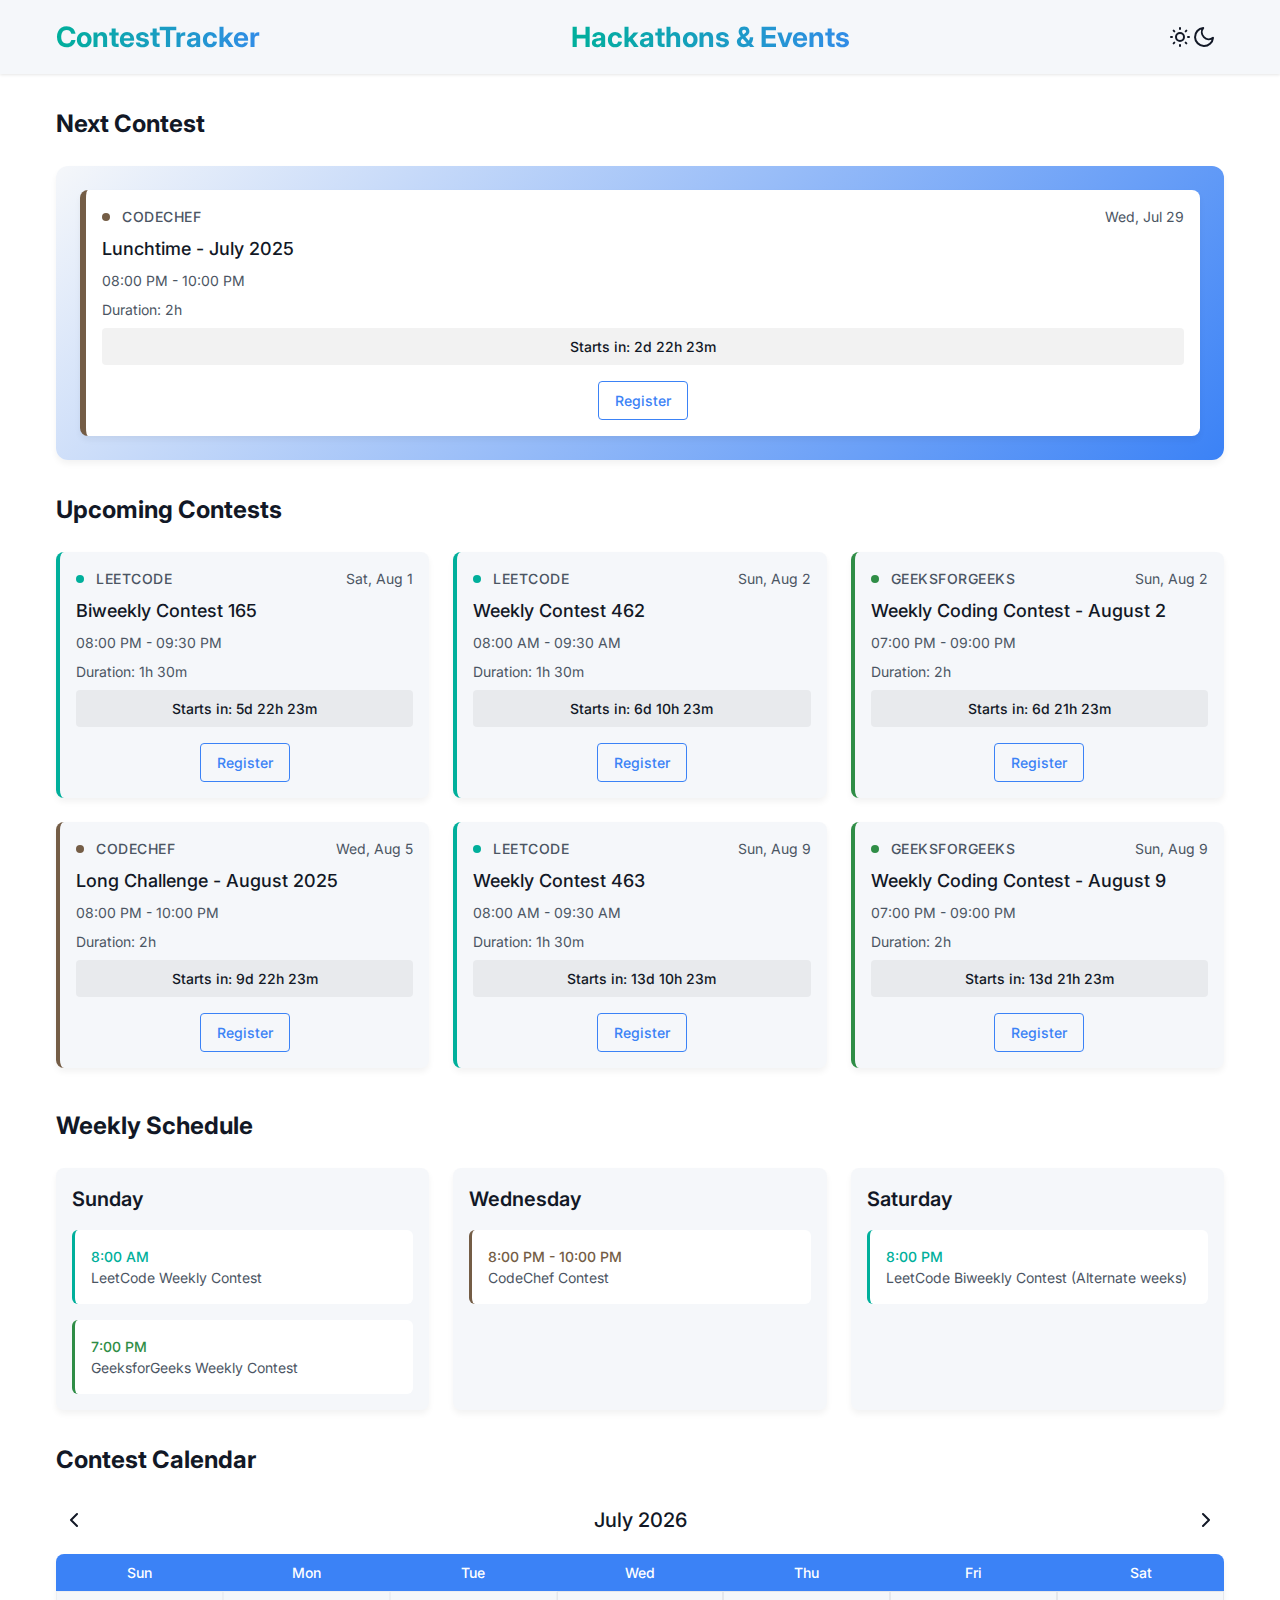
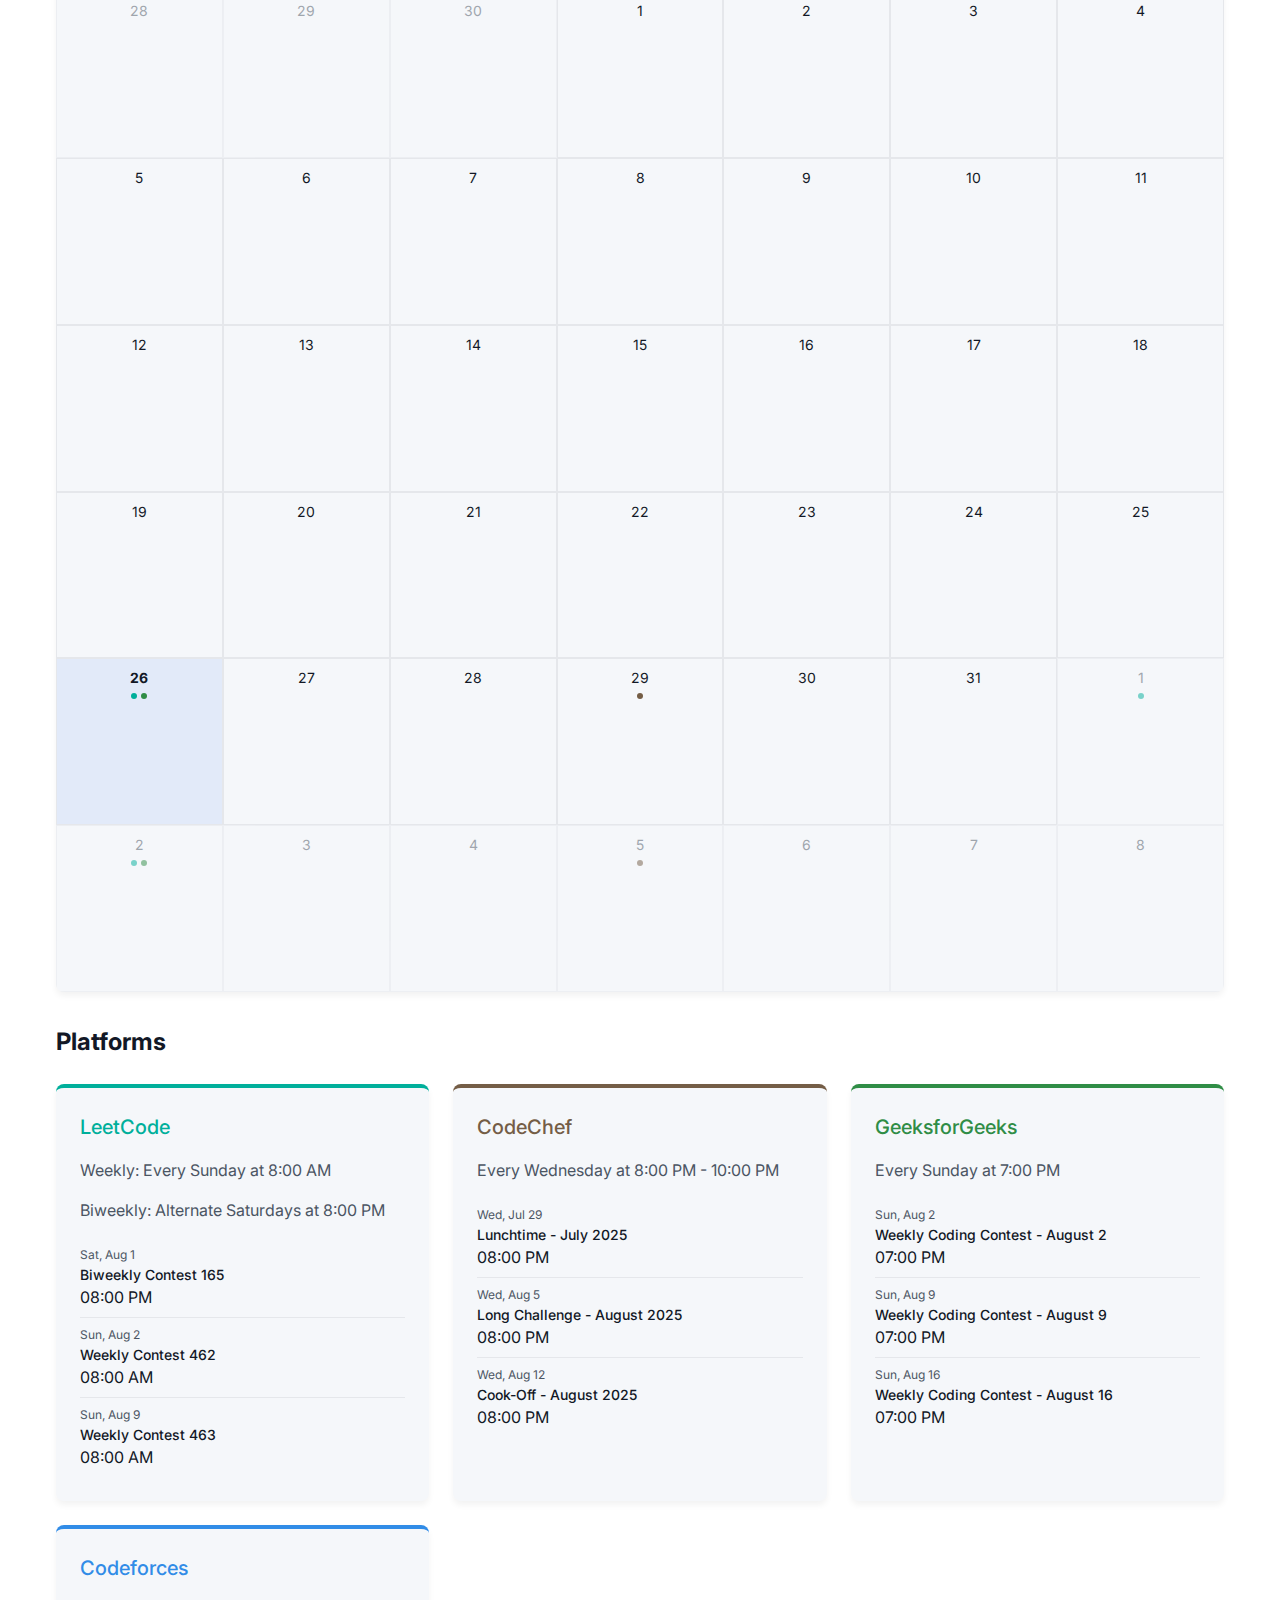
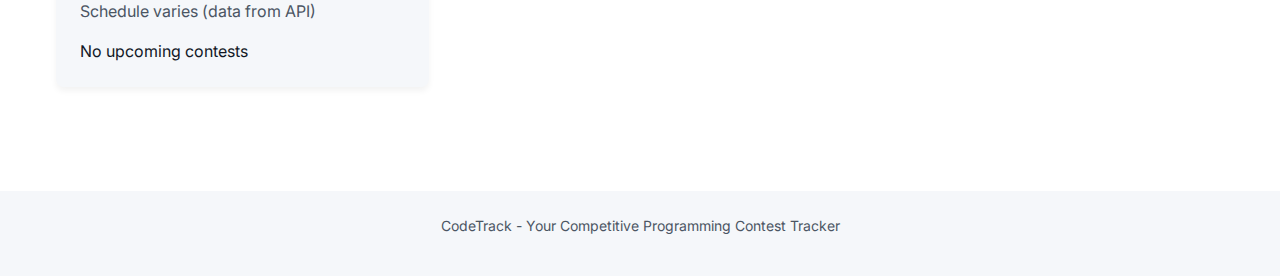
<file: index.html>
<!DOCTYPE html>
<html lang="en">
<head>
  <meta charset="UTF-8" />
  <meta name="viewport" content="width=device-width, initial-scale=1.0" />
  <title>ContestTracker - Competitive Programming Contest Tracker</title>
  <link rel="stylesheet" href="./styles/style.css" />
  <link rel="stylesheet" href="./styles/calendar.css" />
  <link rel="stylesheet" href="./styles/contests.css" />
  <link rel="preconnect" href="https://fonts.googleapis.com">
  <link rel="preconnect" href="https://fonts.gstatic.com" crossorigin>
  <link href="https://fonts.googleapis.com/css2?family=Inter:wght@400;500;700&display=swap" rel="stylesheet">
</head>
<body>
  <div id="app">
    <header>
      <div class="container">
        <h1>ContestTracker</h1>
        <a href="hackathons.html" style="text-decoration: none;"><h1>Hackathons & Events</h1>
        </a>
        <div class="theme-toggle">
          <button id="theme-toggle-btn" aria-label="Toggle dark/light mode">
            <svg xmlns="http://www.w3.org/2000/svg" width="24" height="24" viewBox="0 0 24 24" fill="none" stroke="currentColor" stroke-width="2" stroke-linecap="round" stroke-linejoin="round" class="light-icon"><path d="M12 3v1m0 16v1m9-9h-1M4 12H3m15.364 6.364l-.707-.707M6.343 6.343l-.707-.707m12.728 0l-.707.707M6.343 17.657l-.707.707M16 12a4 4 0 11-8 0 4 4 0 018 0z"></path></svg>
            <svg xmlns="http://www.w3.org/2000/svg" width="24" height="24" viewBox="0 0 24 24" fill="none" stroke="currentColor" stroke-width="2" stroke-linecap="round" stroke-linejoin="round" class="dark-icon"><path d="M21 12.79A9 9 0 1 1 11.21 3 7 7 0 0 0 21 12.79z"></path></svg>
          </button>
        </div>
      </div>
    </header>

    <main>
      <div class="container">
        <section class="next-contest-section">
          <h2>Next Contest</h2>
          <div id="next-contest" class="next-contest">
            <div class="loading">Finding next contest...</div>
          </div>
        </section>

        <section class="upcoming-section">
          <h2>Upcoming Contests</h2>
          <div class="upcoming-contests" id="upcoming-contests">
            <div class="loading">Loading contest data...</div>
          </div>
        </section>

        <section class="weekly-schedule-section">
          <h2>Weekly Schedule</h2>
          <div class="weekly-schedule">
            <div class="schedule-day">
              <h3>Sunday</h3>
              <div class="schedule-events">
                <div class="schedule-event leetcode">
                  <span class="time">8:00 AM</span>
                  <span class="name">LeetCode Weekly Contest</span>
                </div>
                <div class="schedule-event gfg">
                  <span class="time">7:00 PM</span>
                  <span class="name">GeeksforGeeks Weekly Contest</span>
                </div>
              </div>
            </div>
            <div class="schedule-day">
              <h3>Wednesday</h3>
              <div class="schedule-events">
                <div class="schedule-event codechef">
                  <span class="time">8:00 PM - 10:00 PM</span>
                  <span class="name">CodeChef Contest</span>
                </div>
              </div>
            </div>
            <div class="schedule-day">
              <h3>Saturday</h3>
              <div class="schedule-events">
                <div class="schedule-event leetcode">
                  <span class="time">8:00 PM</span>
                  <span class="name">LeetCode Biweekly Contest (Alternate weeks)</span>
                </div>
              </div>
            </div>
          </div>
        </section>

        <section class="calendar-section">
          <h2>Contest Calendar</h2>
          <div class="calendar-controls">
            <button id="prev-month" class="calendar-nav-btn">
              <svg xmlns="http://www.w3.org/2000/svg" width="24" height="24" viewBox="0 0 24 24" fill="none" stroke="currentColor" stroke-width="2" stroke-linecap="round" stroke-linejoin="round"><polyline points="15 18 9 12 15 6"></polyline></svg>
            </button>
            <h3 id="current-month">July 2025</h3>
            <button id="next-month" class="calendar-nav-btn">
              <svg xmlns="http://www.w3.org/2000/svg" width="24" height="24" viewBox="0 0 24 24" fill="none" stroke="currentColor" stroke-width="2" stroke-linecap="round" stroke-linejoin="round"><polyline points="9 18 15 12 9 6"></polyline></svg>
            </button>
          </div>
          <div class="calendar" id="calendar">
          </div>
        </section>

        <section class="platforms-section">
          <h2>Platforms</h2>
          <div class="platforms">
            <div class="platform-card leetcode">
              <h3>LeetCode</h3>
              <p>Weekly: Every Sunday at 8:00 AM</p>
              <p>Biweekly: Alternate Saturdays at 8:00 PM</p>
              <div class="platform-contests" id="leetcode-contests"></div>
            </div>
            <div class="platform-card codechef">
              <h3>CodeChef</h3>
              <p>Every Wednesday at 8:00 PM - 10:00 PM</p>
              <div class="platform-contests" id="codechef-contests"></div>
            </div>
            <div class="platform-card gfg">
              <h3>GeeksforGeeks</h3>
              <p>Every Sunday at 7:00 PM</p>
              <div class="platform-contests" id="gfg-contests"></div>
            </div>
            <div class="platform-card codeforces">
              <h3>Codeforces</h3>
              <p>Schedule varies (data from API)</p>
              <div class="platform-contests" id="codeforces-contests"></div>
            </div>
          </div>
        </section>
      </div>
    </main>

    <footer>
      <div class="container">
        <p>CodeTrack - Your Competitive Programming Contest Tracker</p>
      </div>
    </footer>
  </div>

  <script type="module" src="./js/main.js"></script>
</body>
</html>
</file>
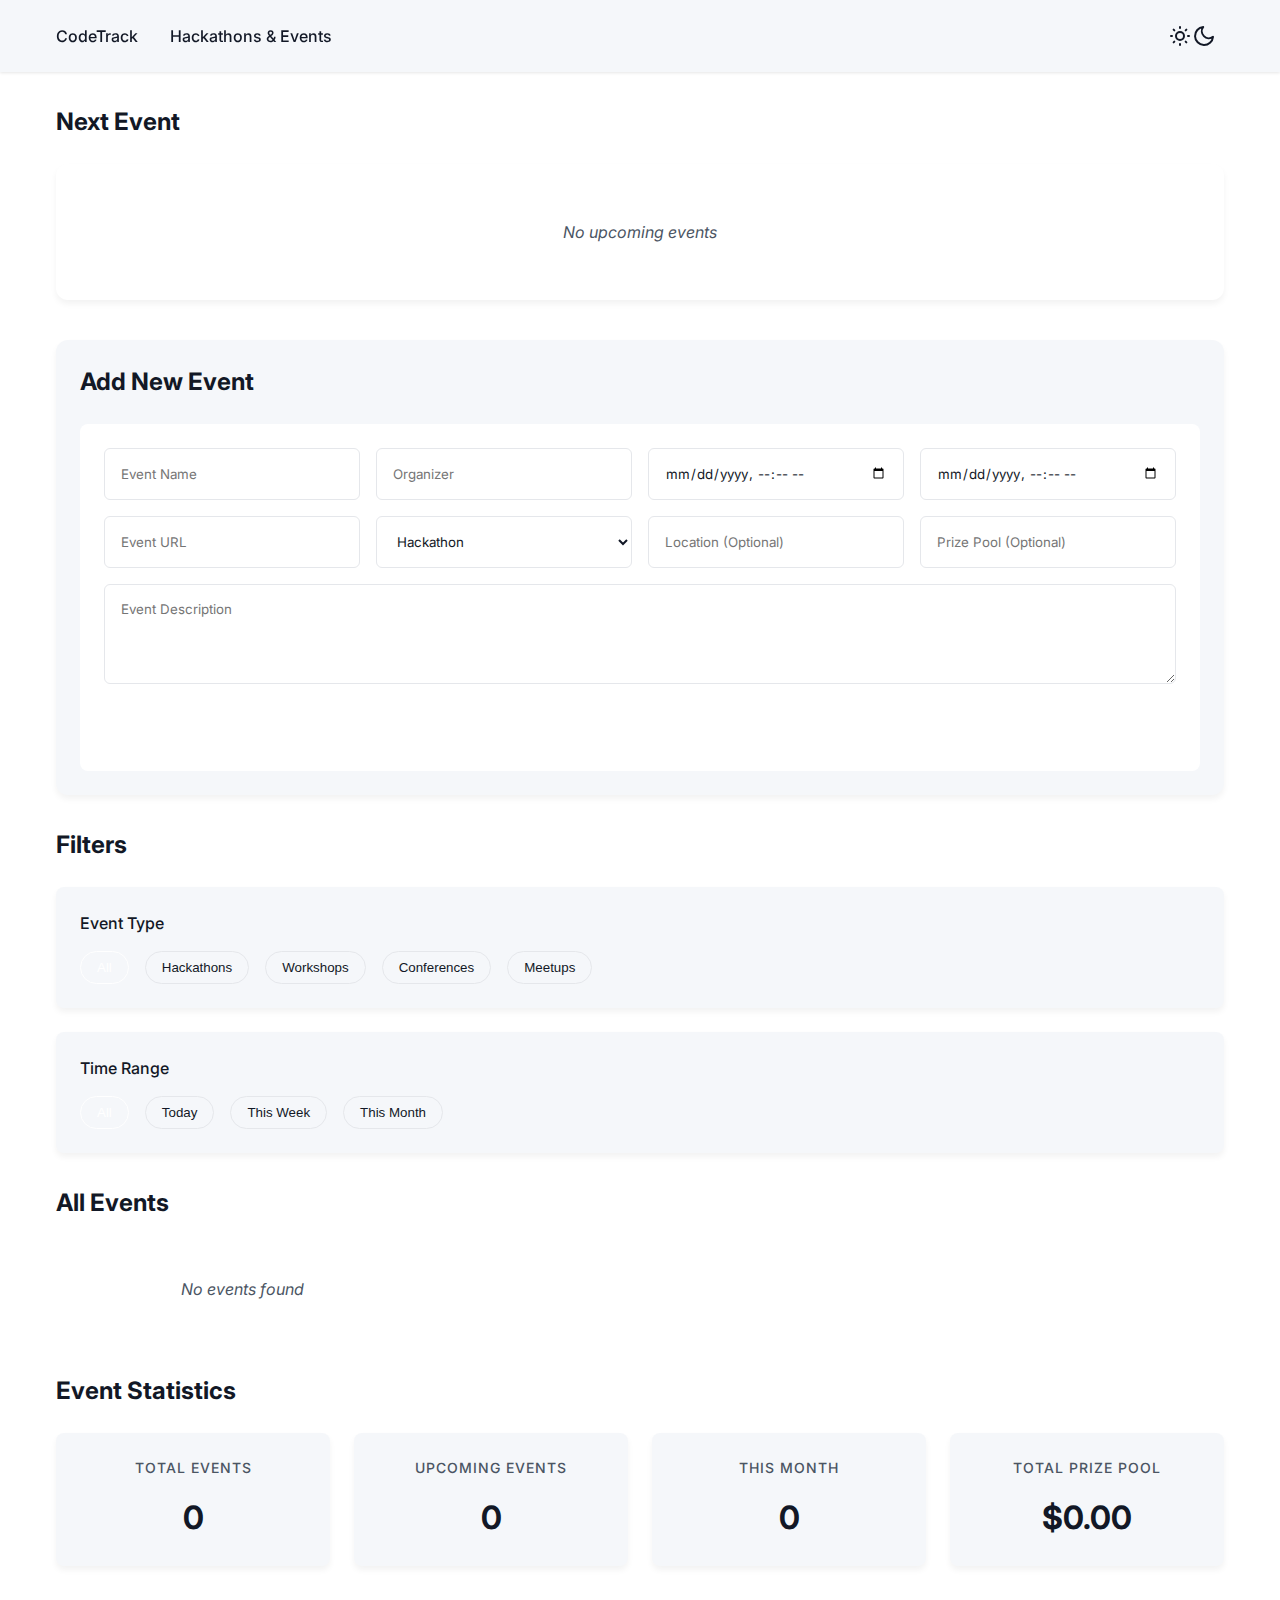
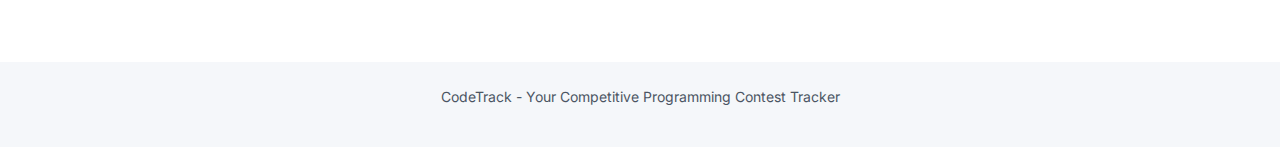
<file: hackathons.html>
<!DOCTYPE html>
<html lang="en">
<head>
  <meta charset="UTF-8" />
  <meta name="viewport" content="width=device-width, initial-scale=1.0" />
  <title>Hackathons & Events - CodeTrack</title>
  <link rel="stylesheet" href="./styles/style.css" />
  <link rel="stylesheet" href="./styles/hackathons.css" />
  <link rel="preconnect" href="https://fonts.googleapis.com">
  <link rel="preconnect" href="https://fonts.gstatic.com" crossorigin>
  <link href="https://fonts.googleapis.com/css2?family=Inter:wght@400;500;700&display=swap" rel="stylesheet">
</head>
<body>
  <div id="app">
    <header>
      <div class="container">
        <nav class="nav-links">
          <a href="index.html">CodeTrack</a>
          <a href="hackathons.html" class="active">Hackathons & Events</a>
        </nav>
        <div class="theme-toggle">
          <button id="theme-toggle-btn" aria-label="Toggle dark/light mode">
            <svg xmlns="http://www.w3.org/2000/svg" width="24" height="24" viewBox="0 0 24 24" fill="none" stroke="currentColor" stroke-width="2" stroke-linecap="round" stroke-linejoin="round" class="light-icon"><path d="M12 3v1m0 16v1m9-9h-1M4 12H3m15.364 6.364l-.707-.707M6.343 6.343l-.707-.707m12.728 0l-.707.707M6.343 17.657l-.707.707M16 12a4 4 0 11-8 0 4 4 0 018 0z"></path></svg>
            <svg xmlns="http://www.w3.org/2000/svg" width="24" height="24" viewBox="0 0 24 24" fill="none" stroke="currentColor" stroke-width="2" stroke-linecap="round" stroke-linejoin="round" class="dark-icon"><path d="M21 12.79A9 9 0 1 1 11.21 3 7 7 0 0 0 21 12.79z"></path></svg>
          </button>
        </div>
      </div>
    </header>

    <main>
      <div class="container">
        <section class="next-event-section">
          <h2>Next Event</h2>
          <div id="next-event" class="next-event">
            <div class="loading">No upcoming events</div>
          </div>
        </section>

        <section class="add-event-section">
          <h2>Add New Event</h2>
          <div class="add-event-form">
            <input type="text" id="event-name" placeholder="Event Name" required>
            <input type="text" id="event-organizer" placeholder="Organizer">
            <input type="datetime-local" id="event-start" required>
            <input type="datetime-local" id="event-end" required>
            <input type="url" id="event-url" placeholder="Event URL">
            <select id="event-type">
              <option value="hackathon">Hackathon</option>
              <option value="workshop">Workshop</option>
              <option value="conference">Conference</option>
              <option value="meetup">Meetup</option>
              <option value="other">Other</option>
            </select>
            <input type="text" id="event-location" placeholder="Location (Optional)">
            <input type="text" id="event-prize" placeholder="Prize Pool (Optional)">
            <textarea id="event-description" placeholder="Event Description"></textarea>
            <button id="add-event-btn" class="add-event-button">Add Event</button>
          </div>
        </section>

        <section class="filters-section">
          <h2>Filters</h2>
          <div class="filters">
            <div class="filter-group">
              <label>Event Type</label>
              <div class="filter-options">
                <button class="filter-btn active" data-type="all">All</button>
                <button class="filter-btn" data-type="hackathon">Hackathons</button>
                <button class="filter-btn" data-type="workshop">Workshops</button>
                <button class="filter-btn" data-type="conference">Conferences</button>
                <button class="filter-btn" data-type="meetup">Meetups</button>
              </div>
            </div>
            <div class="filter-group">
              <label>Time Range</label>
              <div class="filter-options">
                <button class="filter-btn active" data-time="all">All</button>
                <button class="filter-btn" data-time="today">Today</button>
                <button class="filter-btn" data-time="week">This Week</button>
                <button class="filter-btn" data-time="month">This Month</button>
              </div>
            </div>
          </div>
        </section>

        <section class="events-section">
          <h2>All Events</h2>
          <div class="events-grid" id="hackathons-list">
            <!-- Events will be added here dynamically -->
          </div>
        </section>

        <section class="stats-section">
          <h2>Event Statistics</h2>
          <div class="stats-grid">
            <div class="stat-card total-events">
              <h3>Total Events</h3>
              <div class="stat-value" id="total-events">0</div>
            </div>
            <div class="stat-card upcoming-events">
              <h3>Upcoming Events</h3>
              <div class="stat-value" id="upcoming-events">0</div>
            </div>
            <div class="stat-card this-month">
              <h3>This Month</h3>
              <div class="stat-value" id="this-month-events">0</div>
            </div>
            <div class="stat-card prize-pool">
              <h3>Total Prize Pool</h3>
              <div class="stat-value" id="total-prize-pool">$0</div>
            </div>
          </div>
        </section>
      </div>
    </main>

    <footer>
      <div class="container">
        <p>CodeTrack - Your Competitive Programming Contest Tracker</p>
      </div>
    </footer>
  </div>

  <script type="module" src="./js/hackathons-page.js"></script>
</body>
</html>
</file>
<file: styles/style.css>
:root {
    --font-primary: 'Inter', system-ui, -apple-system, BlinkMacSystemFont, sans-serif;
    
    /* Light theme */
    --bg-primary-light: #ffffff;
    --bg-secondary-light: #f5f7fa;
    --text-primary-light: #121826;
    --text-secondary-light: #4b5563;
    --accent-light: #3b82f6;
    --border-light: #e5e7eb;
    --card-shadow-light: 0 4px 6px rgba(0, 0, 0, 0.05);
    
    /* Dark theme */
    --bg-primary-dark: #121826;
    --bg-secondary-dark: #1f2937;
    --text-primary-dark: #f3f4f6;
    --text-secondary-dark: #9ca3af;
    --accent-dark: #60a5fa;
    --border-dark: #374151;
    --card-shadow-dark: 0 4px 6px rgba(0, 0, 0, 0.2);
    
    /* Platform colors */
    --leetcode: #00af9b;
    --codechef: #745d46;
    --gfg: #2f8d46;
    --codeforces: #318ce7;
    
    /* Applied theme (default light) */
    --bg-primary: var(--bg-primary-light);
    --bg-secondary: var(--bg-secondary-light);
    --text-primary: var(--text-primary-light);
    --text-secondary: var(--text-secondary-light);
    --accent: var(--accent-light);
    --border: var(--border-light);
    --card-shadow: var(--card-shadow-light);
    
    /* Spacing */
    --space-1: 8px;
    --space-2: 16px;
    --space-3: 24px;
    --space-4: 32px;
    --space-5: 40px;
  }
  
  /* Dark theme class */
  .dark-theme {
    --bg-primary: var(--bg-primary-dark);
    --bg-secondary: var(--bg-secondary-dark);
    --text-primary: var(--text-primary-dark);
    --text-secondary: var(--text-secondary-dark);
    --accent: var(--accent-dark);
    --border: var(--border-dark);
    --card-shadow: var(--card-shadow-dark);
  }
  
  * {
    margin: 0;
    padding: 0;
    box-sizing: border-box;
  }
  
  body {
    font-family: var(--font-primary);
    background-color: var(--bg-primary);
    color: var(--text-primary);
    line-height: 1.5;
    transition: background-color 0.3s, color 0.3s;
  }
  
  .container {
    max-width: 1200px;
    margin: 0 auto;
    padding: 0 var(--space-2);
  }
  
  header {
    background-color: var(--bg-secondary);
    padding: var(--space-2) 0;
    box-shadow: 0 1px 3px rgba(0, 0, 0, 0.1);
    position: sticky;
    top: 0;
    z-index: 100;
  }
  
  header .container {
    display: flex;
    justify-content: space-between;
    align-items: center;
  }
  
  h1 {
    font-size: 1.75rem;
    font-weight: 700;
    background: linear-gradient(to right, var(--leetcode), var(--codeforces));
    -webkit-background-clip: text;
    -webkit-text-fill-color: transparent;
    background-clip: text;
    text-fill-color: transparent;
  }
  
  h2 {
    font-size: 1.5rem;
    margin-bottom: var(--space-3);
    font-weight: 700;
    color: var(--text-primary);
  }
  
  h3 {
    font-size: 1.25rem;
    margin-bottom: var(--space-2);
    font-weight: 500;
    color: var(--text-primary);
  }
  
  p {
    margin-bottom: var(--space-2);
    color: var(--text-secondary);
  }
  
  main {
    padding: var(--space-4) 0;
  }
  
  section {
    margin-bottom: var(--space-5);
  }
  
  .theme-toggle {
    display: flex;
    align-items: center;
  }
  
  #theme-toggle-btn {
    background: none;
    border: none;
    cursor: pointer;
    color: var(--text-primary);
    display: flex;
    align-items: center;
    justify-content: center;
    padding: var(--space-1);
    border-radius: 50%;
    transition: background-color 0.3s;
  }
  
  #theme-toggle-btn:hover {
    background-color: rgba(0, 0, 0, 0.05);
  }
  
  .dark-theme #theme-toggle-btn:hover {
    background-color: rgba(255, 255, 255, 0.1);
  }
  
  .light-icon, .dark-icon {
    transition: opacity 0.3s, transform 0.3s;
  }
  
  .light-theme .light-icon {
    display: none;
  }
  
  .light-theme .dark-icon {
    display: block;
  }
  
  .dark-theme .light-icon {
    display: block;
  }
  
  .dark-theme .dark-icon {
    display: none;
  }
  
  .loading {
    text-align: center;
    padding: var(--space-3);
    color: var(--text-secondary);
    font-style: italic;
  }
  
  footer {
    background-color: var(--bg-secondary);
    padding: var(--space-3) 0;
    margin-top: var(--space-4);
    text-align: center;
    color: var(--text-secondary);
    font-size: 0.875rem;
  }
  
  /* Responsive design */
  @media (max-width: 768px) {
    h1 {
      font-size: 1.5rem;
    }
    
    h2 {
      font-size: 1.25rem;
    }
    
    h3 {
      font-size: 1.125rem;
    }
    
    .container {
      padding: 0 var(--space-2);
    }
    
    main {
      padding: var(--space-3) 0;
    }
    
    section {
      margin-bottom: var(--space-4);
    }
  }
  
  @media (max-width: 480px) {
    h1 {
      font-size: 1.25rem;
    }
    
    .container {
      padding: 0 var(--space-1);
    }
  }
</file>
<file: styles/calendar.css>
/* Calendar styles */

.calendar-section {
    margin: var(--space-4) 0;
  }
  
  .calendar-controls {
    display: flex;
    justify-content: space-between;
    align-items: center;
    margin-bottom: var(--space-2);
  }
  
  #current-month {
    font-size: 1.25rem;
    font-weight: 500;
    text-align: center;
    margin-bottom: 0;
  }
  
  .calendar-nav-btn {
    background: none;
    border: none;
    color: var(--text-primary);
    cursor: pointer;
    width: 36px;
    height: 36px;
    display: flex;
    align-items: center;
    justify-content: center;
    border-radius: 50%;
    transition: background-color 0.3s;
  }
  
  .calendar-nav-btn:hover {
    background-color: var(--bg-secondary);
  }
  
  .calendar {
    background-color: var(--bg-secondary);
    border-radius: 8px;
    overflow: hidden;
    box-shadow: var(--card-shadow);
  }
  
  .calendar-header {
    display: grid;
    grid-template-columns: repeat(7, 1fr);
    background-color: var(--accent);
    color: white;
    font-weight: 500;
    text-align: center;
  }
  
  .calendar-day-name {
    padding: var(--space-1);
    font-size: 0.875rem;
  }
  
  .calendar-grid {
    display: grid;
    grid-template-columns: repeat(7, 1fr);
  }
  
  .calendar-date {
    aspect-ratio: 1/1;
    display: flex;
    flex-direction: column;
    align-items: center;
    justify-content: flex-start;
    padding: var(--space-1);
    border: 1px solid var(--border);
    position: relative;
    cursor: pointer;
    transition: background-color 0.2s;
  }
  
  .calendar-date:hover {
    background-color: rgba(0, 0, 0, 0.05);
  }
  
  .dark-theme .calendar-date:hover {
    background-color: rgba(255, 255, 255, 0.05);
  }
  
  .calendar-date.other-month {
    color: var(--text-secondary);
    opacity: 0.5;
  }
  
  .calendar-date.today {
    background-color: rgba(59, 130, 246, 0.1);
    font-weight: 700;
  }
  
  .date-number {
    font-size: 0.875rem;
    margin-bottom: 4px;
  }
  
  .date-events {
    display: flex;
    gap: 2px;
    flex-wrap: wrap;
    justify-content: center;
  }
  
  .date-event-dot {
    width: 6px;
    height: 6px;
    border-radius: 50%;
    margin: 1px;
  }
  
  .date-event-dot.leetcode {
    background-color: var(--leetcode);
  }
  
  .date-event-dot.codechef {
    background-color: var(--codechef);
  }
  
  .date-event-dot.gfg {
    background-color: var(--gfg);
  }
  
  .date-event-dot.codeforces {
    background-color: var(--codeforces);
  }
  
  .calendar-popover {
    position: absolute;
    top: 100%;
    left: 50%;
    transform: translateX(-50%);
    background-color: var(--bg-primary);
    border-radius: 8px;
    box-shadow: 0 4px 12px rgba(0, 0, 0, 0.15);
    padding: var(--space-2);
    min-width: 200px;
    z-index: 10;
    display: none;
  }
  
  .dark-theme .calendar-popover {
    box-shadow: 0 4px 12px rgba(0, 0, 0, 0.3);
  }
  
  .calendar-date:hover .calendar-popover {
    display: block;
  }
  
  .calendar-popover-date {
    font-weight: 500;
    margin-bottom: var(--space-1);
    padding-bottom: var(--space-1);
    border-bottom: 1px solid var(--border);
  }
  
  .calendar-popover-events {
    max-height: 200px;
    overflow-y: auto;
  }
  
  .popover-event {
    padding: 4px 0;
    border-bottom: 1px solid var(--border);
    font-size: 0.875rem;
  }
  
  .popover-event:last-child {
    border-bottom: none;
  }
  
  .popover-event-platform {
    font-size: 0.75rem;
    font-weight: 500;
    color: var(--platform-color, var(--text-primary));
  }
  
  .popover-event-name {
    margin-bottom: 2px;
  }
  
  .popover-event-time {
    font-size: 0.75rem;
    color: var(--text-secondary);
  }
  
  /* Responsive design */
  @media (max-width: 768px) {
    .calendar-day-name {
      font-size: 0.75rem;
    }
    
    .date-number {
      font-size: 0.75rem;
    }
    
    .date-event-dot {
      width: 4px;
      height: 4px;
    }
  }
  
  @media (max-width: 480px) {
    .calendar-day-name {
      padding: 4px;
      font-size: 0.675rem;
    }
    
    .calendar-date {
      padding: 2px;
    }
  }
</file>
<file: styles/contests.css>
/* Contest cards styles */

.next-contest-section {
  margin-bottom: var(--space-4);
}

.next-contest {
  background: linear-gradient(135deg, var(--bg-secondary) 0%, var(--accent) 100%);
  border-radius: 12px;
  padding: var(--space-3);
  box-shadow: var(--card-shadow);
  color: var(--text-primary);
}

.next-contest .contest-card {
  background: var(--bg-primary);
  margin: 0;
  transform: none;
  border-left-width: 6px;
}

.next-contest .contest-card:hover {
  transform: none;
}

.upcoming-contests {
  display: grid;
  grid-template-columns: repeat(auto-fill, minmax(280px, 1fr));
  gap: var(--space-3);
  margin-bottom: var(--space-4);
}

.weekly-schedule-section {
  margin-bottom: var(--space-4);
}

.weekly-schedule {
  display: grid;
  grid-template-columns: repeat(auto-fill, minmax(280px, 1fr));
  gap: var(--space-3);
}

.schedule-day {
  background-color: var(--bg-secondary);
  border-radius: 8px;
  padding: var(--space-2);
  box-shadow: var(--card-shadow);
}

.schedule-day h3 {
  margin-bottom: var(--space-2);
  color: var(--text-primary);
  font-weight: 600;
}

.schedule-events {
  display: flex;
  flex-direction: column;
  gap: var(--space-2);
}

.schedule-event {
  display: flex;
  flex-direction: column;
  padding: var(--space-2);
  background-color: var(--bg-primary);
  border-radius: 6px;
  border-left: 3px solid var(--platform-color, var(--accent));
}

.schedule-event.leetcode {
  --platform-color: var(--leetcode);
}

.schedule-event.codechef {
  --platform-color: var(--codechef);
}

.schedule-event.gfg {
  --platform-color: var(--gfg);
}

.schedule-event .time {
  font-size: 0.875rem;
  font-weight: 500;
  color: var(--platform-color, var(--text-primary));
}

.schedule-event .name {
  font-size: 0.875rem;
  color: var(--text-secondary);
}

.contest-card {
  background-color: var(--bg-secondary);
  border-radius: 8px;
  padding: var(--space-2);
  box-shadow: var(--card-shadow);
  border-left: 4px solid var(--platform-color, var(--accent));
  transition: transform 0.3s, box-shadow 0.3s;
  display: flex;
  flex-direction: column;
}

.contest-card:hover {
  transform: translateY(-4px);
  box-shadow: 0 10px 15px rgba(0, 0, 0, 0.1);
}

.dark-theme .contest-card:hover {
  box-shadow: 0 10px 15px rgba(0, 0, 0, 0.3);
}

.contest-header {
  display: flex;
  justify-content: space-between;
  align-items: flex-start;
  margin-bottom: var(--space-1);
}

.contest-platform {
  font-size: 0.875rem;
  color: var(--text-secondary);
  font-weight: 500;
  text-transform: uppercase;
  letter-spacing: 0.5px;
  display: flex;
  align-items: center;
  gap: var(--space-1);
}

.contest-platform span {
  display: inline-block;
  width: 8px;
  height: 8px;
  border-radius: 50%;
  background-color: var(--platform-color, var(--accent));
  margin-right: 4px;
}

.contest-date {
  font-size: 0.875rem;
  color: var(--text-secondary);
}

.contest-title {
  font-size: 1.125rem;
  font-weight: 500;
  margin-bottom: var(--space-1);
  color: var(--text-primary);
}

.contest-time {
  font-size: 0.875rem;
  color: var(--text-secondary);
  margin-bottom: var(--space-1);
}

.contest-countdown {
  font-size: 0.875rem;
  font-weight: 500;
  padding: var(--space-1) 0;
  text-align: center;
  background-color: rgba(0, 0, 0, 0.05);
  border-radius: 4px;
  margin-top: auto;
  color: var(--text-primary);
}

.dark-theme .contest-countdown {
  background-color: rgba(255, 255, 255, 0.05);
}

.contest-register {
  margin-top: var(--space-2);
  text-align: center;
}

.register-btn {
  text-decoration: none;
  color: var(--accent);
  font-size: 0.875rem;
  font-weight: 500;
  padding: var(--space-1) var(--space-2);
  border: 1px solid var(--accent);
  border-radius: 4px;
  transition: background-color 0.3s, color 0.3s;
  display: inline-block;
  background: none;
  cursor: pointer;
}

.register-btn:hover {
  background-color: var(--accent);
  color: white;
}

/* Platform-specific sections */
.platforms {
  display: grid;
  grid-template-columns: repeat(auto-fill, minmax(280px, 1fr));
  gap: var(--space-3);
}

.platform-card {
  background-color: var(--bg-secondary);
  border-radius: 8px;
  padding: var(--space-3);
  box-shadow: var(--card-shadow);
  border-top: 4px solid var(--platform-color, var(--accent));
}

.platform-card h3 {
  color: var(--platform-color, var(--text-primary));
}

.platform-card.leetcode {
  --platform-color: var(--leetcode);
}

.platform-card.codechef {
  --platform-color: var(--codechef);
}

.platform-card.gfg {
  --platform-color: var(--gfg);
}

.platform-card.codeforces {
  --platform-color: var(--codeforces);
}

.platform-contests {
  margin-top: var(--space-2);
}

.platform-contest-item {
  padding: var(--space-1) 0;
  border-bottom: 1px solid var(--border);
}

.platform-contest-item:last-child {
  border-bottom: none;
}

.platform-contest-date {
  font-size: 0.75rem;
  color: var(--text-secondary);
}

.platform-contest-name {
  font-size: 0.875rem;
  font-weight: 500;
  color: var(--text-primary);
}

/* Contest card platform colors */
.contest-card.leetcode {
  --platform-color: var(--leetcode);
}

.contest-card.codechef {
  --platform-color: var(--codechef);
}

.contest-card.gfg {
  --platform-color: var(--gfg);
}

.contest-card.codeforces {
  --platform-color: var(--codeforces);
}

/* Responsive design */
@media (max-width: 768px) {
  .upcoming-contests, .platforms, .weekly-schedule {
    grid-template-columns: repeat(auto-fill, minmax(240px, 1fr));
    gap: var(--space-2);
  }
  
  .contest-title {
    font-size: 1rem;
  }
}

@media (max-width: 480px) {
  .upcoming-contests, .platforms, .weekly-schedule {
    grid-template-columns: 1fr;
  }
}
</file>
<file: styles/hackathons.css>
/* Hackathons page styles */

.nav-links {
  display: flex;
  gap: var(--space-4);
  align-items: center;
}

.nav-links a {
  color: var(--text-primary);
  text-decoration: none;
  font-weight: 500;
  transition: color 0.3s;
}

.nav-links a:hover {
  color: var(--accent);
}

.nav-links a.active {
  color: var(--hackathon);
}

.next-event {
  background: linear-gradient(135deg, var(--bg-secondary) 0%, var(--hackathon) 100%);
  border-radius: 12px;
  padding: var(--space-3);
  box-shadow: var(--card-shadow);
  color: var(--text-primary);
  margin-bottom: var(--space-4);
}

.next-event .event-card {
  background: var(--bg-primary);
  margin: 0;
  transform: none;
  border-left-width: 6px;
}

.countdown {
  display: flex;
  justify-content: center;
  gap: var(--space-3);
  margin: var(--space-3) 0;
  padding: var(--space-2);
  background-color: var(--bg-primary);
  border-radius: 8px;
}

.countdown-unit {
  display: flex;
  flex-direction: column;
  align-items: center;
  min-width: 80px;
  padding: var(--space-2);
  background-color: var(--bg-secondary);
  border-radius: 8px;
  box-shadow: var(--card-shadow);
}

.countdown-value {
  font-size: 2rem;
  font-weight: 700;
  color: var(--hackathon);
  line-height: 1;
  margin-bottom: var(--space-1);
}

.countdown-label {
  font-size: 0.75rem;
  color: var(--text-secondary);
  text-transform: uppercase;
  letter-spacing: 1px;
}

.add-event-section {
  background-color: var(--bg-secondary);
  border-radius: 12px;
  padding: var(--space-3);
  margin-bottom: var(--space-4);
  box-shadow: var(--card-shadow);
}

.add-event-form {
  display: grid;
  grid-template-columns: repeat(auto-fit, minmax(250px, 1fr));
  gap: var(--space-2);
  background-color: var(--bg-primary);
  padding: var(--space-3);
  border-radius: 8px;
}

.add-event-form input,
.add-event-form textarea,
.add-event-form select {
  width: 100%;
  padding: var(--space-2);
  border: 1px solid var(--border);
  border-radius: 6px;
  background-color: var(--bg-primary);
  color: var(--text-primary);
  font-family: var(--font-primary);
  transition: border-color 0.3s, box-shadow 0.3s;
}

.add-event-form input:focus,
.add-event-form textarea:focus,
.add-event-form select:focus {
  outline: none;
  border-color: var(--hackathon);
  box-shadow: 0 0 0 2px rgba(147, 51, 234, 0.1);
}

.add-event-form textarea {
  grid-column: 1 / -1;
  min-height: 100px;
  resize: vertical;
}

.add-event-button {
  grid-column: 1 / -1;
  background-color: var(--hackathon);
  color: white;
  border: none;
  padding: var(--space-2);
  border-radius: 6px;
  cursor: pointer;
  font-weight: 500;
  transition: transform 0.2s, opacity 0.3s;
}

.add-event-button:hover {
  opacity: 0.9;
  transform: translateY(-1px);
}

.add-event-button:active {
  transform: translateY(0);
}

.filters-section {
  margin-bottom: var(--space-4);
}

.filters {
  display: flex;
  flex-direction: column;
  gap: var(--space-3);
}

.filter-group {
  background-color: var(--bg-secondary);
  padding: var(--space-3);
  border-radius: 8px;
  box-shadow: var(--card-shadow);
}

.filter-group label {
  display: block;
  margin-bottom: var(--space-2);
  font-weight: 500;
  color: var(--text-primary);
}

.filter-options {
  display: flex;
  flex-wrap: wrap;
  gap: var(--space-2);
}

.filter-btn {
  padding: var(--space-1) var(--space-2);
  border: 1px solid var(--border);
  border-radius: 20px;
  background: none;
  color: var(--text-primary);
  cursor: pointer;
  transition: all 0.3s;
}

.filter-btn:hover {
  border-color: var(--hackathon);
  color: var(--hackathon);
}

.filter-btn.active {
  background-color: var(--hackathon);
  border-color: var(--hackathon);
  color: white;
}

.events-grid {
  display: grid;
  grid-template-columns: repeat(auto-fill, minmax(300px, 1fr));
  gap: var(--space-3);
  margin-bottom: var(--space-4);
}

.event-card {
  background-color: var(--bg-secondary);
  border-radius: 12px;
  padding: var(--space-3);
  box-shadow: var(--card-shadow);
  position: relative;
  transition: transform 0.3s, box-shadow 0.3s;
}

.event-card:hover {
  transform: translateY(-4px);
  box-shadow: 0 8px 16px rgba(0, 0, 0, 0.1);
}

.dark-theme .event-card:hover {
  box-shadow: 0 8px 16px rgba(0, 0, 0, 0.3);
}

.event-card.featured {
  border: 2px solid var(--hackathon);
}

.event-type-badge {
  position: absolute;
  top: var(--space-2);
  right: var(--space-2);
  padding: 4px 8px;
  border-radius: 12px;
  font-size: 0.75rem;
  font-weight: 500;
  text-transform: uppercase;
  background-color: var(--hackathon);
  color: white;
}

.event-card h3 {
  color: var(--hackathon);
  margin: var(--space-3) 0 var(--space-2);
  font-size: 1.25rem;
}

.event-organizer {
  font-size: 0.875rem;
  color: var(--text-secondary);
  margin-bottom: var(--space-2);
}

.event-dates {
  font-size: 0.875rem;
  color: var(--text-primary);
  margin-bottom: var(--space-2);
  padding: var(--space-2);
  background-color: var(--bg-primary);
  border-radius: 6px;
  display: inline-block;
}

.event-location {
  font-size: 0.875rem;
  color: var(--text-secondary);
  margin-bottom: var(--space-2);
  display: flex;
  align-items: center;
  gap: var(--space-1);
}

.event-description {
  color: var(--text-secondary);
  margin: var(--space-2) 0;
  line-height: 1.6;
}

.event-prize {
  font-weight: 500;
  color: var(--hackathon);
  margin: var(--space-2) 0;
  padding: var(--space-1) var(--space-2);
  background-color: rgba(147, 51, 234, 0.1);
  border-radius: 4px;
  display: inline-block;
}

.event-actions {
  display: flex;
  gap: var(--space-2);
  margin-top: var(--space-2);
}

.event-url {
  display: inline-block;
  color: var(--hackathon);
  text-decoration: none;
  font-size: 0.875rem;
  padding: var(--space-1) var(--space-2);
  border: 1px solid var(--hackathon);
  border-radius: 4px;
  transition: background-color 0.3s, color 0.3s;
  flex: 1;
  text-align: center;
}

.event-url:hover {
  background-color: var(--hackathon);
  color: white;
}

.delete-event-btn {
  background-color: #dc2626;
  color: white;
  border: none;
  padding: var(--space-1) var(--space-2);
  border-radius: 4px;
  cursor: pointer;
  font-size: 0.875rem;
  transition: opacity 0.3s;
}

.delete-event-btn:hover {
  opacity: 0.9;
}

.stats-section {
  margin-bottom: var(--space-4);
}

.stats-grid {
  display: grid;
  grid-template-columns: repeat(auto-fit, minmax(200px, 1fr));
  gap: var(--space-3);
}

.stat-card {
  background-color: var(--bg-secondary);
  padding: var(--space-3);
  border-radius: 8px;
  box-shadow: var(--card-shadow);
  text-align: center;
}

.stat-card h3 {
  color: var(--text-secondary);
  font-size: 0.875rem;
  text-transform: uppercase;
  letter-spacing: 1px;
  margin-bottom: var(--space-2);
}

.stat-value {
  font-size: 2rem;
  font-weight: 700;
  color: var(--hackathon);
}

.no-events {
  text-align: center;
  padding: var(--space-4);
  color: var(--text-secondary);
  font-style: italic;
}

/* Event type specific styles */
.event-card.hackathon .event-type-badge { background-color: var(--hackathon); }
.event-card.workshop .event-type-badge { background-color: #2563eb; }
.event-card.conference .event-type-badge { background-color: #059669; }
.event-card.meetup .event-type-badge { background-color: #dc2626; }
.event-card.other .event-type-badge { background-color: #6b7280; }

/* Responsive design */
@media (max-width: 768px) {
  .nav-links {
    gap: var(--space-2);
  }
  
  .countdown {
    flex-wrap: wrap;
  }
  
  .countdown-unit {
    min-width: 60px;
  }
  
  .countdown-value {
    font-size: 1.5rem;
  }
  
  .add-event-form {
    grid-template-columns: 1fr;
  }
  
  .events-grid {
    grid-template-columns: 1fr;
  }
  
  .stats-grid {
    grid-template-columns: repeat(2, 1fr);
  }
  
  .event-actions {
    flex-direction: column;
  }
  
  .event-url, .delete-event-btn {
    width: 100%;
  }
}

@media (max-width: 480px) {
  .nav-links {
    font-size: 0.875rem;
  }
  
  .countdown-unit {
    min-width: 50px;
    padding: var(--space-1);
  }
  
  .countdown-value {
    font-size: 1.25rem;
  }
  
  .event-card {
    padding: var(--space-2);
  }
  
  .stats-grid {
    grid-template-columns: 1fr;
  }
  
  .filter-options {
    flex-direction: column;
  }
  
  .filter-btn {
    width: 100%;
    text-align: center;
  }
}
</file>
